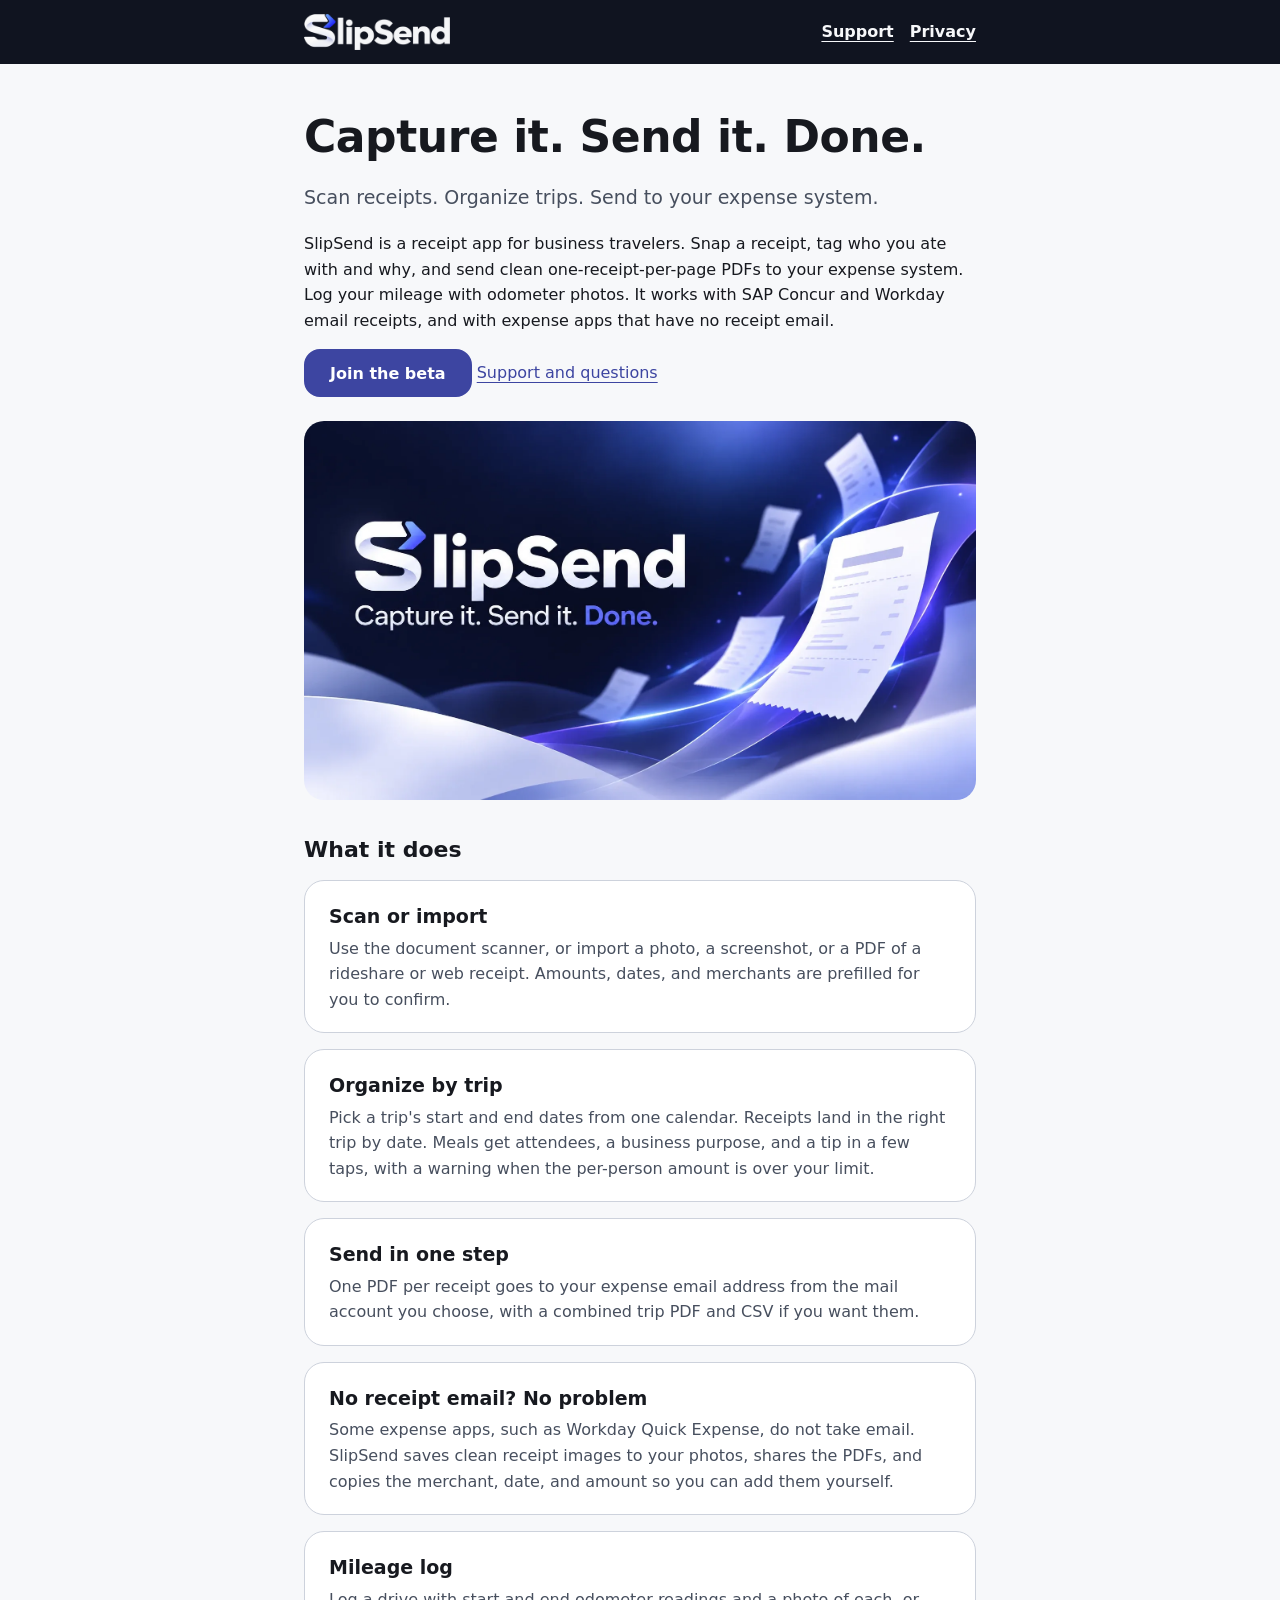
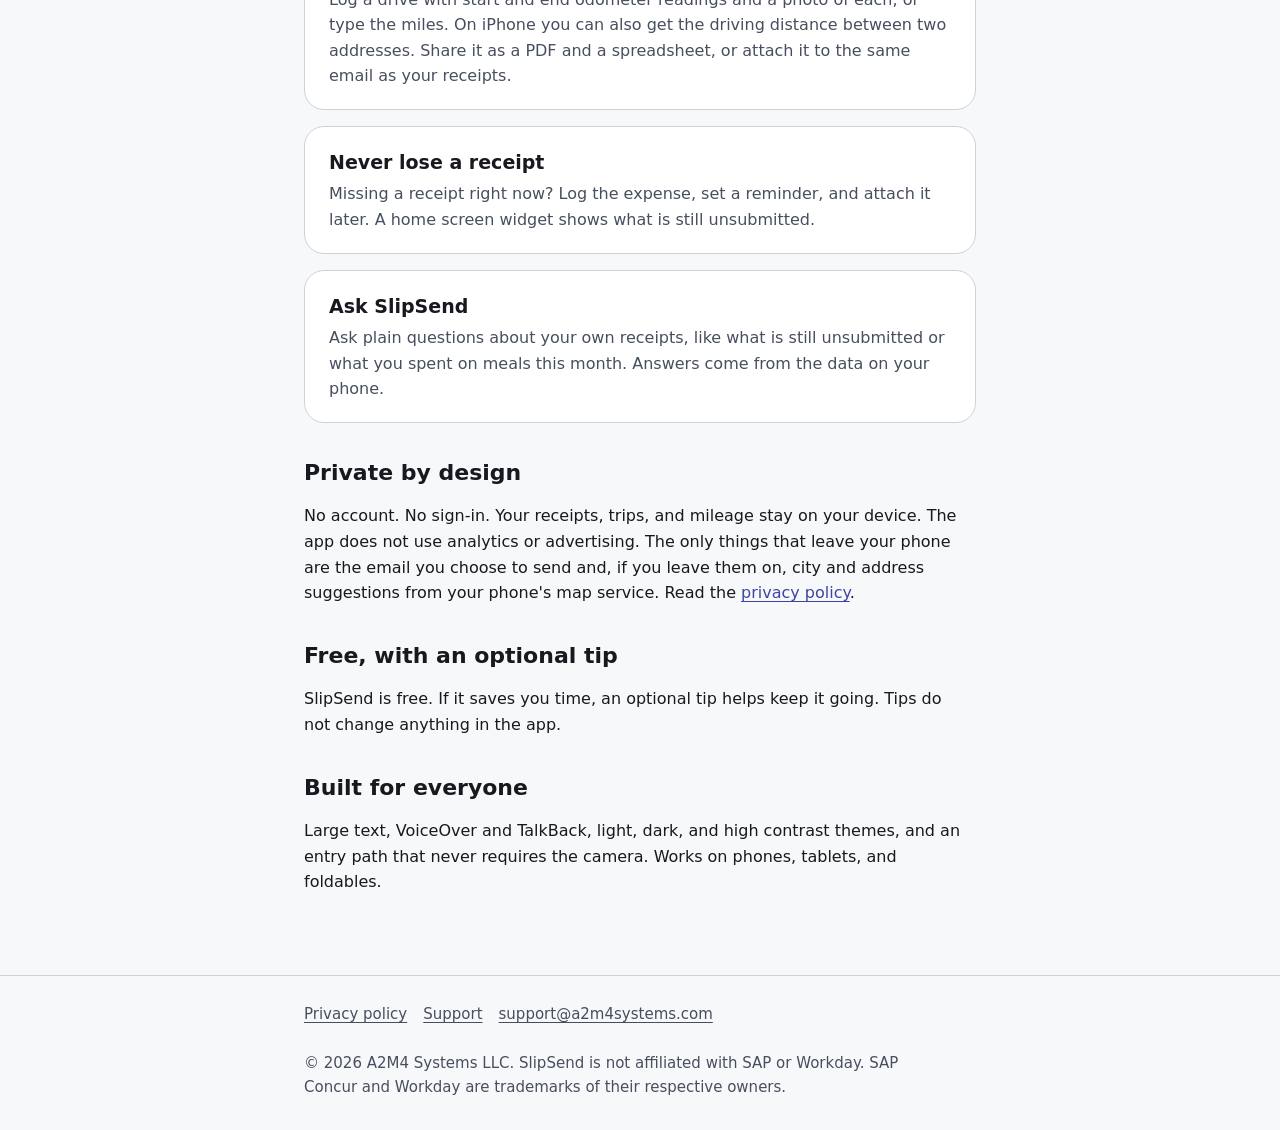
<file: index.html>
<!doctype html>
<html lang="en">
<head>
<meta charset="utf-8">
<meta name="viewport" content="width=device-width, initial-scale=1">
<title>SlipSend: Capture it. Send it. Done.</title>
<meta name="description" content="Scan receipts, organize trips, log mileage, and send clean PDFs to your expense system. Works with SAP Concur, Workday, and apps with no receipt email. Free and private.">
<meta name="color-scheme" content="light dark">
<meta name="theme-color" content="#101420">
<link rel="canonical" href="https://slipsend.app/">
<link rel="icon" href="/assets/favicon.ico" sizes="48x48">
<link rel="icon" href="/assets/icon-32.png" type="image/png" sizes="32x32">
<link rel="apple-touch-icon" href="/assets/icon-180.png">
<meta property="og:type" content="website">
<meta property="og:site_name" content="SlipSend">
<meta property="og:title" content="SlipSend: Capture it. Send it. Done.">
<meta property="og:description" content="Scan receipts, organize trips, log mileage, and send clean PDFs to your expense system. Works with SAP Concur, Workday, and apps with no receipt email. Free and private.">
<meta property="og:url" content="https://slipsend.app/">
<meta property="og:image" content="https://slipsend.app/assets/og-image.jpg">
<meta property="og:image:width" content="1200">
<meta property="og:image:height" content="630">
<meta property="og:image:alt" content="SlipSend: Capture it. Send it. Done.">
<meta name="twitter:card" content="summary_large_image">
<link rel="stylesheet" href="/styles.css">
</head>
<body>
<a class="skip" href="#main">Skip to content</a>
<header class="site"><div class="wrap">
<a class="brand" href="/" aria-label="SlipSend, home"><img src="/assets/wordmark-on-dark.png" width="356" height="88" alt="SlipSend"></a>
<nav aria-label="Main"><ul>
<li><a href="/support">Support</a></li>
<li><a href="/privacy">Privacy</a></li>
</ul></nav>
</div></header>
<main id="main" class="wrap">
<h1>Capture it. Send it. Done.</h1>
<p class="lede">Scan receipts. Organize trips. Send to your expense system.</p>
<p>SlipSend is a receipt app for business travelers. Snap a receipt, tag who you ate with and why, and send clean one-receipt-per-page PDFs to your expense system. Log your mileage with odometer photos. It works with SAP Concur and Workday email receipts, and with expense apps that have no receipt email.</p>
<p><a class="btn" href="/beta">Join the beta</a> <a href="/support">Support and questions</a></p>
<img class="hero" src="/assets/hero.webp" width="1672" height="941" alt="" decoding="async">
<h2>What it does</h2>
<div class="card"><h3>Scan or import</h3><p>Use the document scanner, or import a photo, a screenshot, or a PDF of a rideshare or web receipt. Amounts, dates, and merchants are prefilled for you to confirm.</p></div>
<div class="card"><h3>Organize by trip</h3><p>Pick a trip's start and end dates from one calendar. Receipts land in the right trip by date. Meals get attendees, a business purpose, and a tip in a few taps, with a warning when the per-person amount is over your limit.</p></div>
<div class="card"><h3>Send in one step</h3><p>One PDF per receipt goes to your expense email address from the mail account you choose, with a combined trip PDF and CSV if you want them.</p></div>
<div class="card"><h3>No receipt email? No problem</h3><p>Some expense apps, such as Workday Quick Expense, do not take email. SlipSend saves clean receipt images to your photos, shares the PDFs, and copies the merchant, date, and amount so you can add them yourself.</p></div>
<div class="card"><h3>Mileage log</h3><p>Log a drive with start and end odometer readings and a photo of each, or type the miles. On iPhone you can also get the driving distance between two addresses. Share it as a PDF and a spreadsheet, or attach it to the same email as your receipts.</p></div>
<div class="card"><h3>Never lose a receipt</h3><p>Missing a receipt right now? Log the expense, set a reminder, and attach it later. A home screen widget shows what is still unsubmitted.</p></div>
<div class="card"><h3>Ask SlipSend</h3><p>Ask plain questions about your own receipts, like what is still unsubmitted or what you spent on meals this month. Answers come from the data on your phone.</p></div>
<h2>Private by design</h2>
<p>No account. No sign-in. Your receipts, trips, and mileage stay on your device. The app does not use analytics or advertising. The only things that leave your phone are the email you choose to send and, if you leave them on, city and address suggestions from your phone's map service. Read the <a href="/privacy">privacy policy</a>.</p>
<h2>Free, with an optional tip</h2>
<p>SlipSend is free. If it saves you time, an optional tip helps keep it going. Tips do not change anything in the app.</p>
<h2>Built for everyone</h2>
<p>Large text, VoiceOver and TalkBack, light, dark, and high contrast themes, and an entry path that never requires the camera. Works on phones, tablets, and foldables.</p>
</main>
<footer><div class="wrap">
<ul><li><a href="/privacy">Privacy policy</a></li><li><a href="/support">Support</a></li><li><a href="mailto:support@a2m4systems.com">support@a2m4systems.com</a></li></ul>
<p>&copy; 2026 A2M4 Systems LLC. SlipSend is not affiliated with SAP or Workday. SAP Concur and Workday are trademarks of their respective owners.</p>
</div></footer>
</body>
</html>
</file>
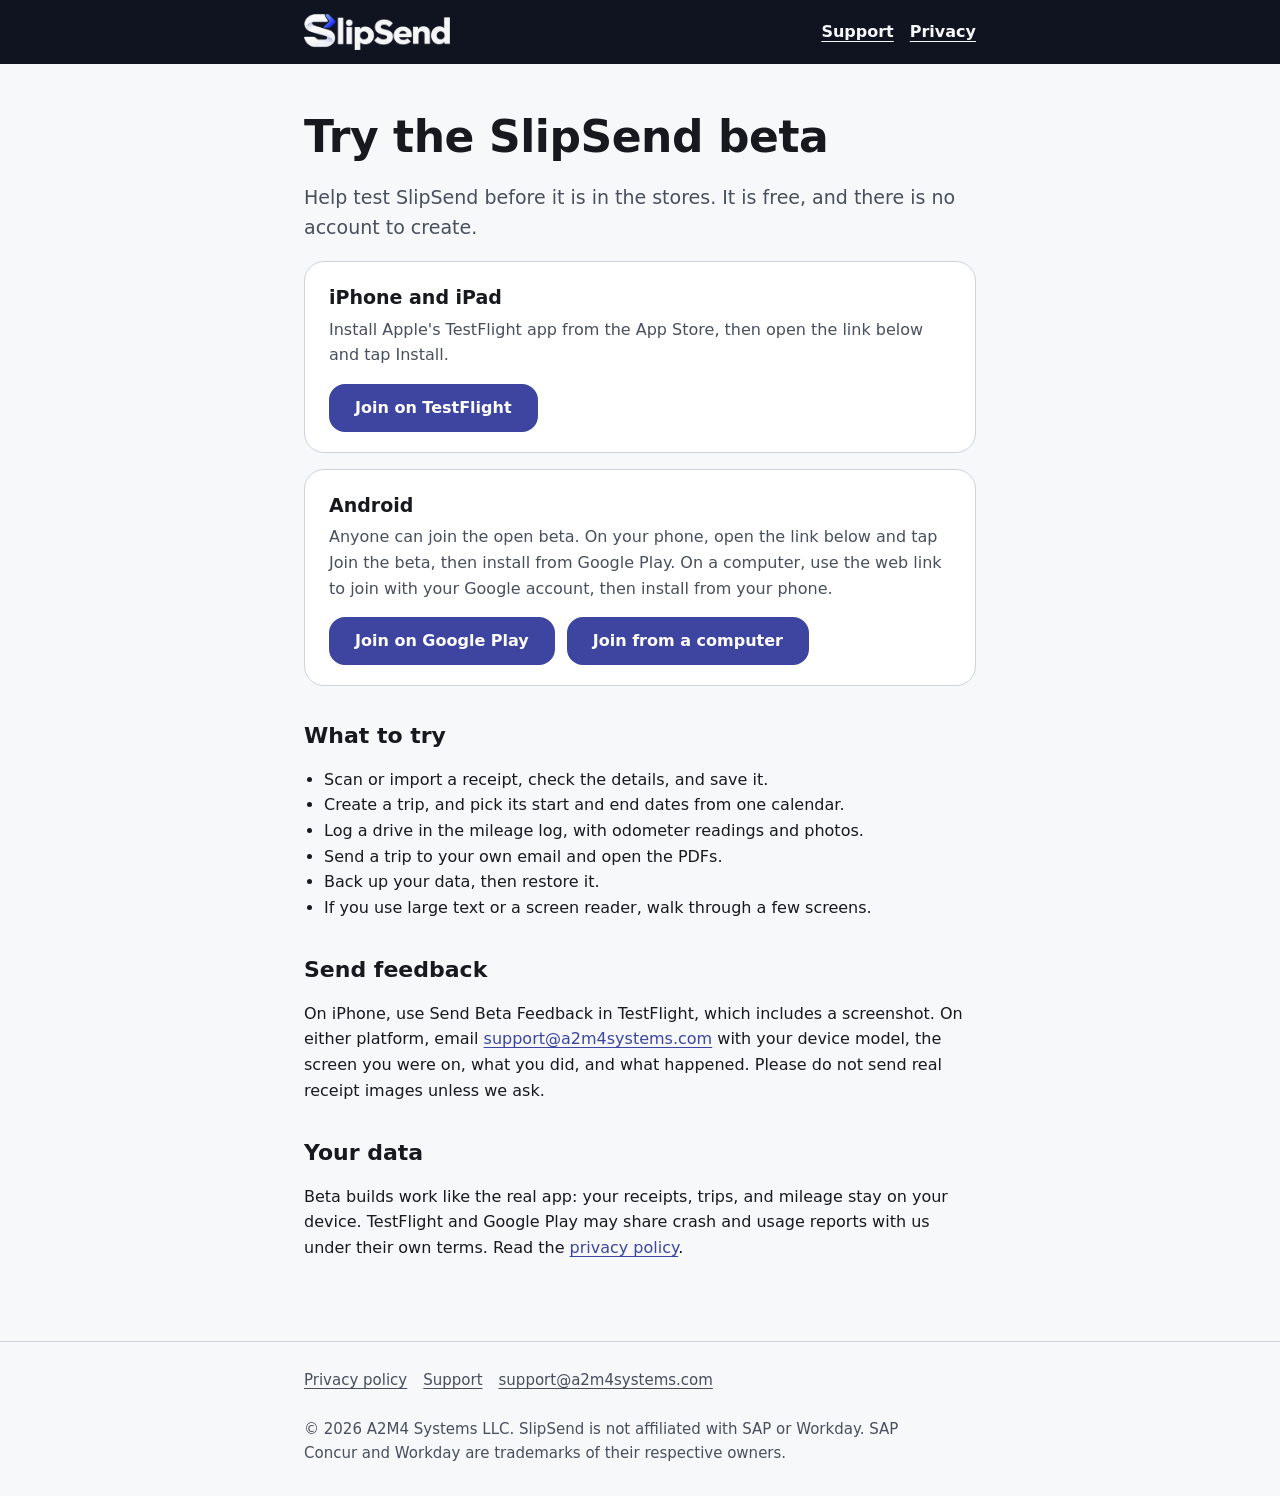
<file: beta/index.html>
<!doctype html>
<html lang="en">
<head>
<meta charset="utf-8">
<meta name="viewport" content="width=device-width, initial-scale=1">
<title>Try the SlipSend beta</title>
<meta name="description" content="Test SlipSend before it is public. Join the iPhone beta on TestFlight or the Android beta on Google Play.">
<meta name="robots" content="noindex">
<meta name="color-scheme" content="light dark">
<meta name="theme-color" content="#101420">
<link rel="canonical" href="https://slipsend.app/beta">
<link rel="icon" href="/assets/favicon.ico" sizes="48x48">
<link rel="icon" href="/assets/icon-32.png" type="image/png" sizes="32x32">
<link rel="apple-touch-icon" href="/assets/icon-180.png">
<meta property="og:type" content="website">
<meta property="og:site_name" content="SlipSend">
<meta property="og:title" content="Try the SlipSend beta">
<meta property="og:description" content="Test SlipSend before it is public. Join the iPhone beta on TestFlight or the Android beta on Google Play.">
<meta property="og:url" content="https://slipsend.app/beta">
<meta property="og:image" content="https://slipsend.app/assets/og-image.jpg">
<meta property="og:image:width" content="1200">
<meta property="og:image:height" content="630">
<meta property="og:image:alt" content="SlipSend: Capture it. Send it. Done.">
<meta name="twitter:card" content="summary_large_image">
<link rel="stylesheet" href="/styles.css">
</head>
<body>
<a class="skip" href="#main">Skip to content</a>
<header class="site"><div class="wrap">
<a class="brand" href="/" aria-label="SlipSend, home"><img src="/assets/wordmark-on-dark.png" width="356" height="88" alt="SlipSend"></a>
<nav aria-label="Main"><ul>
<li><a href="/support">Support</a></li>
<li><a href="/privacy">Privacy</a></li>
</ul></nav>
</div></header>
<main id="main" class="wrap">
<h1>Try the SlipSend beta</h1>
<p class="lede">Help test SlipSend before it is in the stores. It is free, and there is no account to create.</p>
<div class="card"><h3>iPhone and iPad</h3>
<p>Install Apple's TestFlight app from the App Store, then open the link below and tap Install.</p>
<p class="actions"><a class="btn" href="https://testflight.apple.com/join/5mpk875e">Join on TestFlight</a></p></div>
<div class="card"><h3>Android</h3>
<p>Anyone can join the open beta. On your phone, open the link below and tap Join the beta, then install from Google Play. On a computer, use the web link to join with your Google account, then install from your phone.</p>
<p class="actions"><a class="btn" href="https://play.google.com/store/apps/details?id=app.slipsend">Join on Google Play</a> <a class="btn" href="https://play.google.com/apps/testing/app.slipsend">Join from a computer</a></p></div>
<h2>What to try</h2>
<ul class="plain">
<li>Scan or import a receipt, check the details, and save it.</li>
<li>Create a trip, and pick its start and end dates from one calendar.</li>
<li>Log a drive in the mileage log, with odometer readings and photos.</li>
<li>Send a trip to your own email and open the PDFs.</li>
<li>Back up your data, then restore it.</li>
<li>If you use large text or a screen reader, walk through a few screens.</li>
</ul>
<h2>Send feedback</h2>
<p>On iPhone, use Send Beta Feedback in TestFlight, which includes a screenshot. On either platform, email <a href="mailto:support@a2m4systems.com">support@a2m4systems.com</a> with your device model, the screen you were on, what you did, and what happened. Please do not send real receipt images unless we ask.</p>
<h2>Your data</h2>
<p>Beta builds work like the real app: your receipts, trips, and mileage stay on your device. TestFlight and Google Play may share crash and usage reports with us under their own terms. Read the <a href="/privacy">privacy policy</a>.</p>
</main>
<footer><div class="wrap">
<ul><li><a href="/privacy">Privacy policy</a></li><li><a href="/support">Support</a></li><li><a href="mailto:support@a2m4systems.com">support@a2m4systems.com</a></li></ul>
<p>&copy; 2026 A2M4 Systems LLC. SlipSend is not affiliated with SAP or Workday. SAP Concur and Workday are trademarks of their respective owners.</p>
</div></footer>
</body>
</html>
</file>
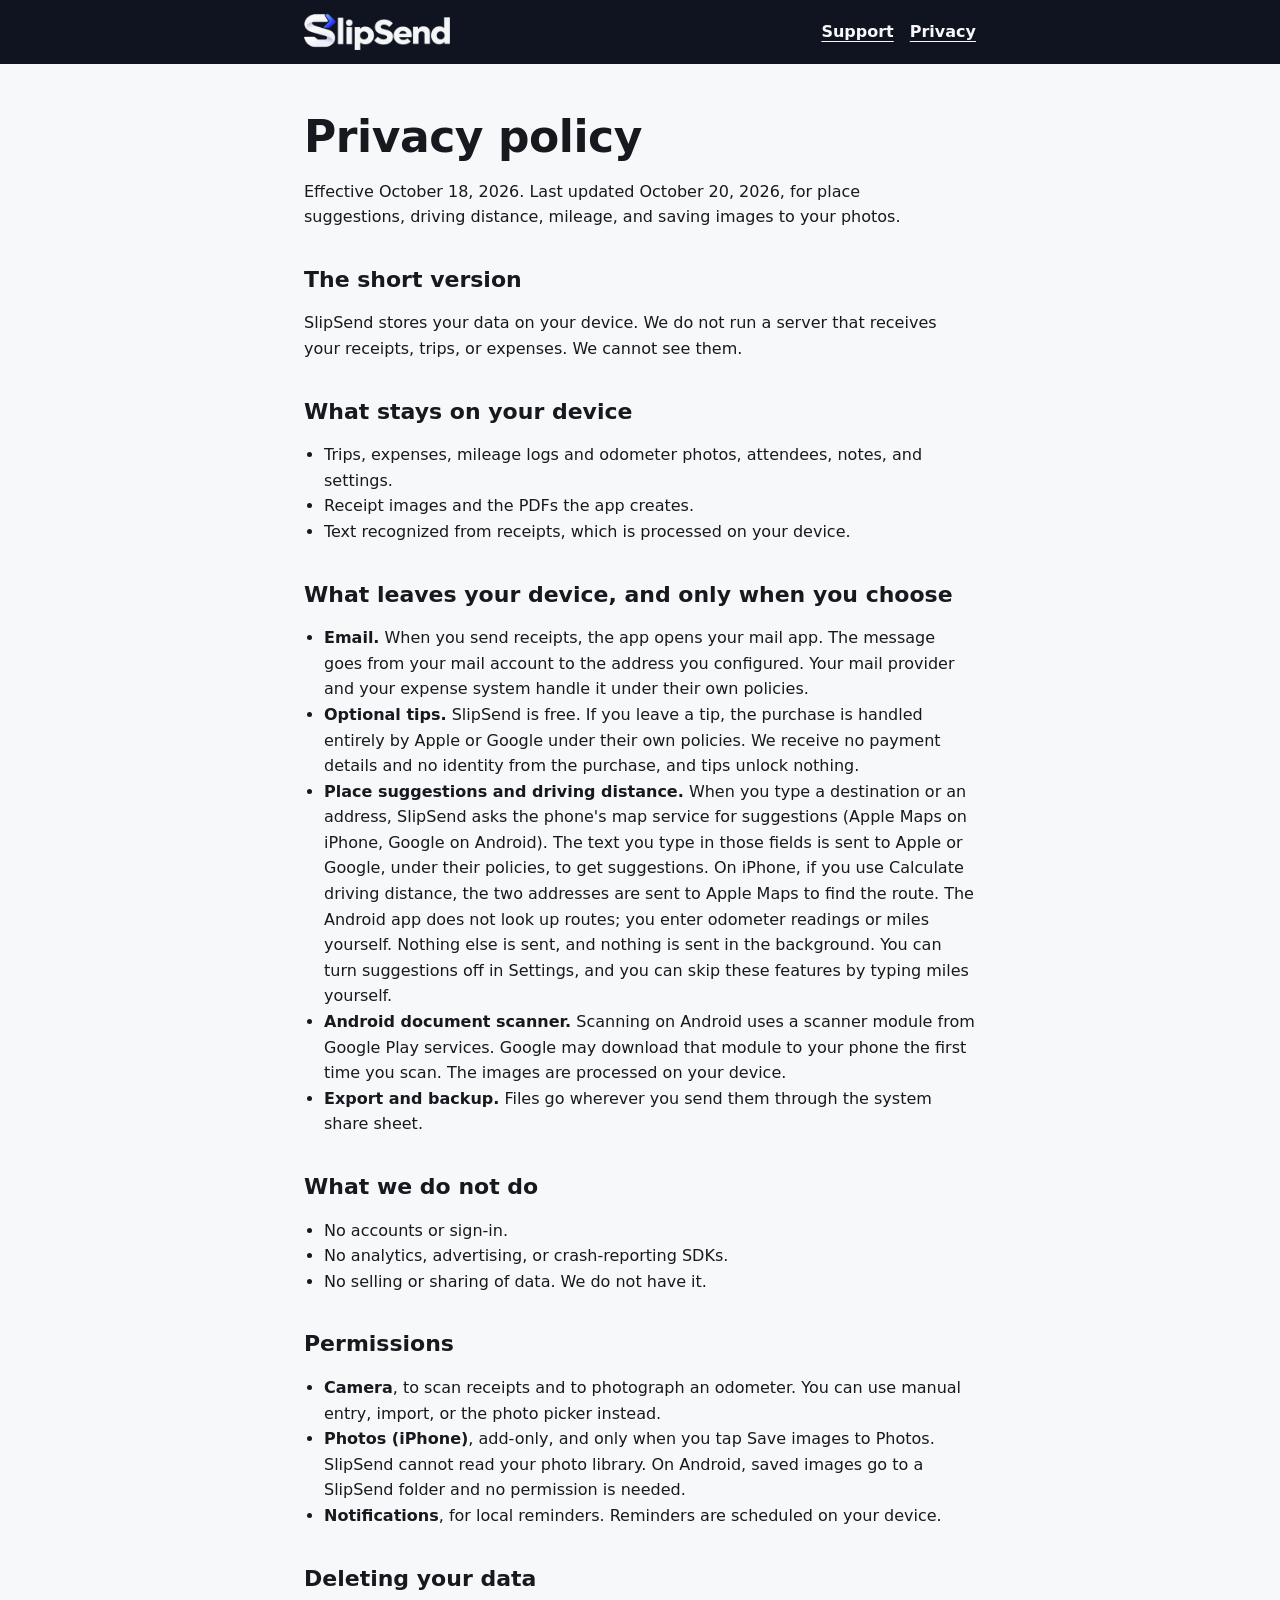
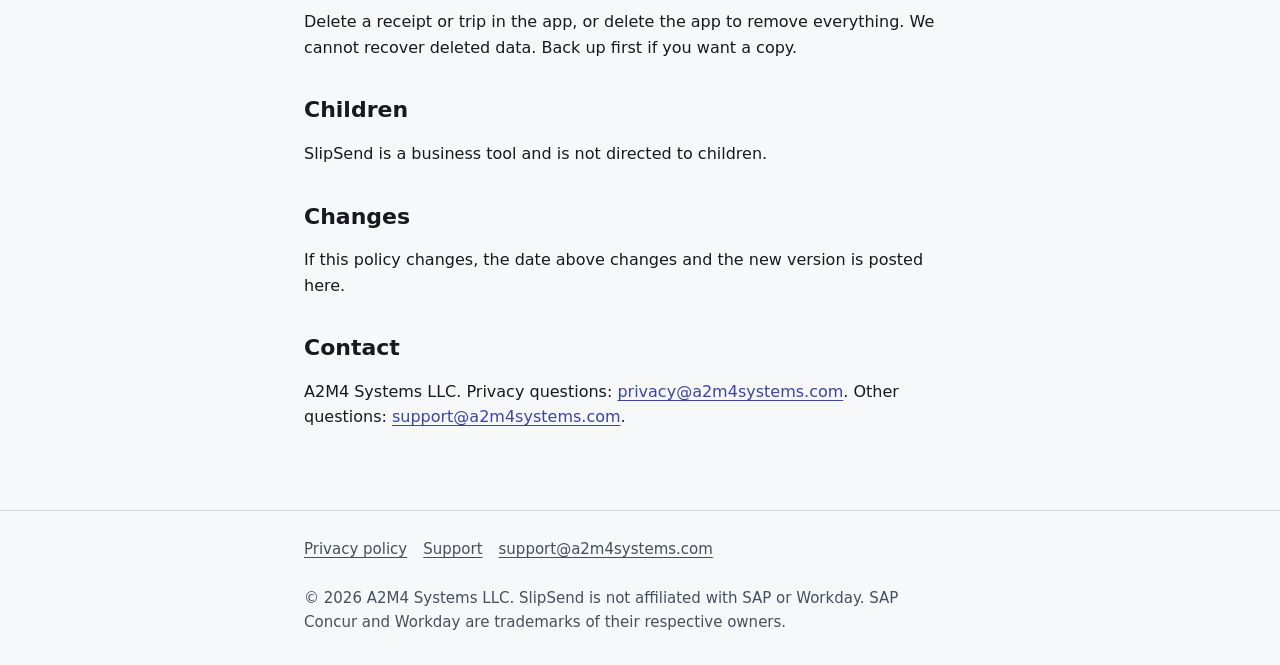
<file: privacy/index.html>
<!doctype html>
<html lang="en">
<head>
<meta charset="utf-8">
<meta name="viewport" content="width=device-width, initial-scale=1">
<title>SlipSend Privacy Policy</title>
<meta name="description" content="SlipSend keeps your receipts on your device. Read what the app does and does not collect.">
<meta name="color-scheme" content="light dark">
<meta name="theme-color" content="#101420">
<link rel="canonical" href="https://slipsend.app/privacy">
<link rel="icon" href="/assets/favicon.ico" sizes="48x48">
<link rel="icon" href="/assets/icon-32.png" type="image/png" sizes="32x32">
<link rel="apple-touch-icon" href="/assets/icon-180.png">
<meta property="og:type" content="website">
<meta property="og:site_name" content="SlipSend">
<meta property="og:title" content="SlipSend Privacy Policy">
<meta property="og:description" content="SlipSend keeps your receipts on your device. Read what the app does and does not collect.">
<meta property="og:url" content="https://slipsend.app/privacy">
<meta property="og:image" content="https://slipsend.app/assets/og-image.jpg">
<meta property="og:image:width" content="1200">
<meta property="og:image:height" content="630">
<meta property="og:image:alt" content="SlipSend: Capture it. Send it. Done.">
<meta name="twitter:card" content="summary_large_image">
<link rel="stylesheet" href="/styles.css">
</head>
<body>
<a class="skip" href="#main">Skip to content</a>
<header class="site"><div class="wrap">
<a class="brand" href="/" aria-label="SlipSend, home"><img src="/assets/wordmark-on-dark.png" width="356" height="88" alt="SlipSend"></a>
<nav aria-label="Main"><ul>
<li><a href="/support">Support</a></li>
<li><a href="/privacy">Privacy</a></li>
</ul></nav>
</div></header>
<main id="main" class="wrap">
<h1>Privacy policy</h1>
<p>Effective October 18, 2026. Last updated October 20, 2026, for place suggestions, driving distance, mileage, and saving images to your photos.</p>
<h2>The short version</h2>
<p>SlipSend stores your data on your device. We do not run a server that receives your receipts, trips, or expenses. We cannot see them.</p>
<h2>What stays on your device</h2>
<ul class="plain"><li>Trips, expenses, mileage logs and odometer photos, attendees, notes, and settings.</li><li>Receipt images and the PDFs the app creates.</li><li>Text recognized from receipts, which is processed on your device.</li></ul>
<h2>What leaves your device, and only when you choose</h2>
<ul class="plain"><li><strong>Email.</strong> When you send receipts, the app opens your mail app. The message goes from your mail account to the address you configured. Your mail provider and your expense system handle it under their own policies.</li><li><strong>Optional tips.</strong> SlipSend is free. If you leave a tip, the purchase is handled entirely by Apple or Google under their own policies. We receive no payment details and no identity from the purchase, and tips unlock nothing.</li><li><strong>Place suggestions and driving distance.</strong> When you type a destination or an address, SlipSend asks the phone's map service for suggestions (Apple Maps on iPhone, Google on Android). The text you type in those fields is sent to Apple or Google, under their policies, to get suggestions. On iPhone, if you use Calculate driving distance, the two addresses are sent to Apple Maps to find the route. The Android app does not look up routes; you enter odometer readings or miles yourself. Nothing else is sent, and nothing is sent in the background. You can turn suggestions off in Settings, and you can skip these features by typing miles yourself.</li><li><strong>Android document scanner.</strong> Scanning on Android uses a scanner module from Google Play services. Google may download that module to your phone the first time you scan. The images are processed on your device.</li><li><strong>Export and backup.</strong> Files go wherever you send them through the system share sheet.</li></ul>
<h2>What we do not do</h2>
<ul class="plain"><li>No accounts or sign-in.</li><li>No analytics, advertising, or crash-reporting SDKs.</li><li>No selling or sharing of data. We do not have it.</li></ul>
<h2>Permissions</h2>
<ul class="plain"><li><strong>Camera</strong>, to scan receipts and to photograph an odometer. You can use manual entry, import, or the photo picker instead.</li><li><strong>Photos (iPhone)</strong>, add-only, and only when you tap Save images to Photos. SlipSend cannot read your photo library. On Android, saved images go to a SlipSend folder and no permission is needed.</li><li><strong>Notifications</strong>, for local reminders. Reminders are scheduled on your device.</li></ul>
<h2>Deleting your data</h2>
<p>Delete a receipt or trip in the app, or delete the app to remove everything. We cannot recover deleted data. Back up first if you want a copy.</p>
<h2>Children</h2>
<p>SlipSend is a business tool and is not directed to children.</p>
<h2>Changes</h2>
<p>If this policy changes, the date above changes and the new version is posted here.</p>
<h2>Contact</h2>
<p>A2M4 Systems LLC. Privacy questions: <a href="mailto:privacy@a2m4systems.com">privacy@a2m4systems.com</a>. Other questions: <a href="mailto:support@a2m4systems.com">support@a2m4systems.com</a>.</p>
</main>
<footer><div class="wrap">
<ul><li><a href="/privacy">Privacy policy</a></li><li><a href="/support">Support</a></li><li><a href="mailto:support@a2m4systems.com">support@a2m4systems.com</a></li></ul>
<p>&copy; 2026 A2M4 Systems LLC. SlipSend is not affiliated with SAP or Workday. SAP Concur and Workday are trademarks of their respective owners.</p>
</div></footer>
</body>
</html>
</file>
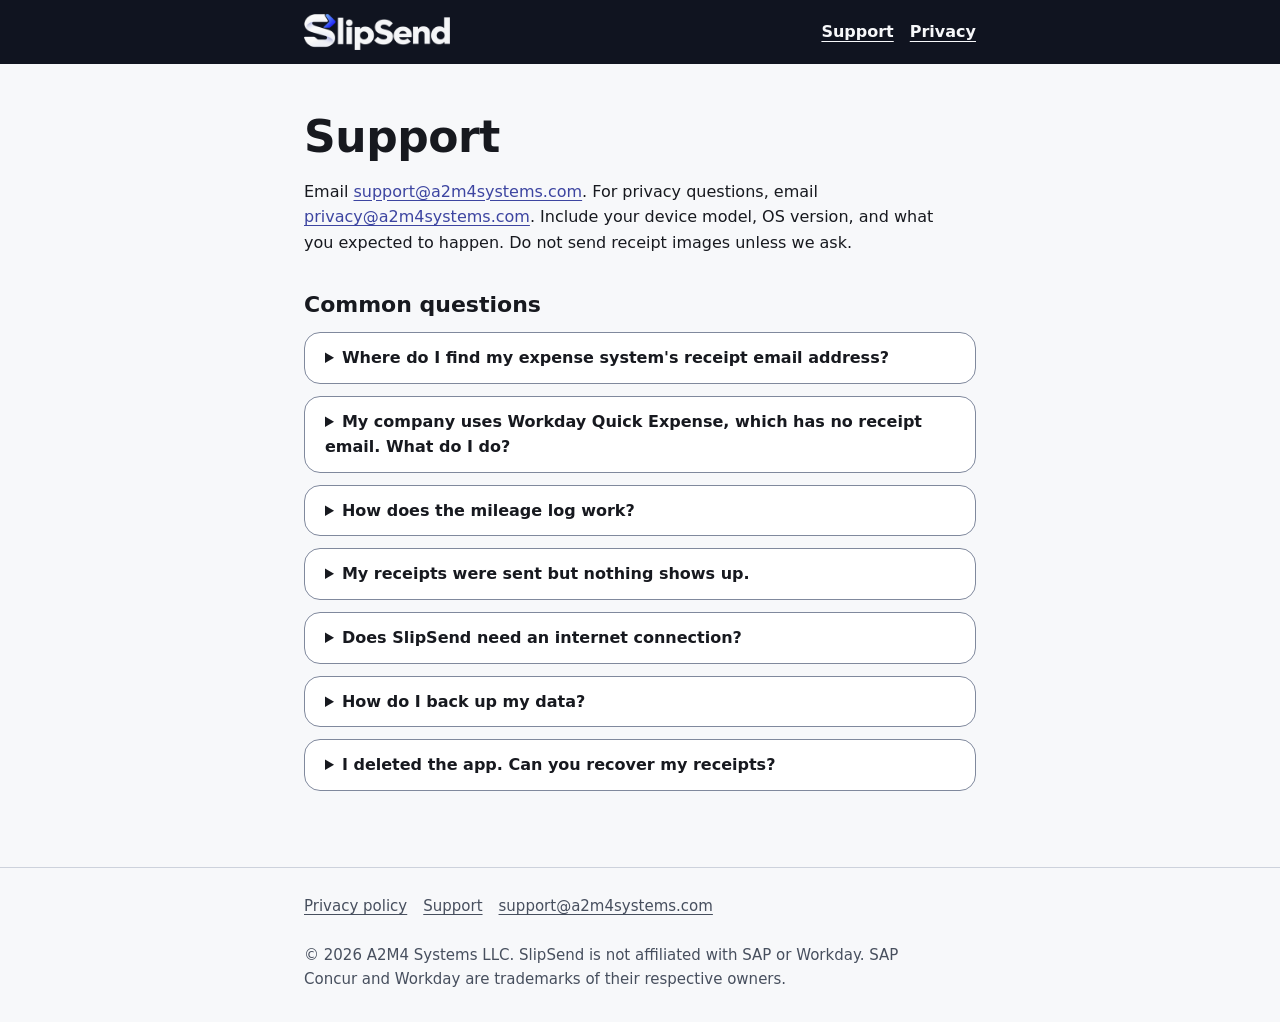
<file: support/index.html>
<!doctype html>
<html lang="en">
<head>
<meta charset="utf-8">
<meta name="viewport" content="width=device-width, initial-scale=1">
<title>SlipSend Support</title>
<meta name="description" content="Get help with SlipSend. Contact support, and read answers about sending receipts, Workday Quick Expense, mileage, and backups.">
<meta name="color-scheme" content="light dark">
<meta name="theme-color" content="#101420">
<link rel="canonical" href="https://slipsend.app/support">
<link rel="icon" href="/assets/favicon.ico" sizes="48x48">
<link rel="icon" href="/assets/icon-32.png" type="image/png" sizes="32x32">
<link rel="apple-touch-icon" href="/assets/icon-180.png">
<meta property="og:type" content="website">
<meta property="og:site_name" content="SlipSend">
<meta property="og:title" content="SlipSend Support">
<meta property="og:description" content="Get help with SlipSend. Contact support, and read answers to common questions.">
<meta property="og:url" content="https://slipsend.app/support">
<meta property="og:image" content="https://slipsend.app/assets/og-image.jpg">
<meta property="og:image:width" content="1200">
<meta property="og:image:height" content="630">
<meta property="og:image:alt" content="SlipSend: Capture it. Send it. Done.">
<meta name="twitter:card" content="summary_large_image">
<link rel="stylesheet" href="/styles.css">
</head>
<body>
<a class="skip" href="#main">Skip to content</a>
<header class="site"><div class="wrap">
<a class="brand" href="/" aria-label="SlipSend, home"><img src="/assets/wordmark-on-dark.png" width="356" height="88" alt="SlipSend"></a>
<nav aria-label="Main"><ul>
<li><a href="/support">Support</a></li>
<li><a href="/privacy">Privacy</a></li>
</ul></nav>
</div></header>
<main id="main" class="wrap">
<h1>Support</h1>
<p>Email <a href="mailto:support@a2m4systems.com">support@a2m4systems.com</a>. For privacy questions, email <a href="mailto:privacy@a2m4systems.com">privacy@a2m4systems.com</a>. Include your device model, OS version, and what you expected to happen. Do not send receipt images unless we ask.</p>
<h2>Common questions</h2>
<details><summary>Where do I find my expense system's receipt email address?</summary>
<p>SAP Concur uses <strong>receipts@concur.com</strong> for Available Receipts. Some companies also have ExpenseIt at <strong>receipts@expenseit.com</strong>. Regional addresses exist. Workday addresses are specific to your company, so ask your expense administrator or check Workday help. If your company has not enabled email receipts, or your expense app has no receipt email, choose "Workday app, Expensify, or similar (no email)" in SlipSend.</p></details>
<details><summary>My company uses Workday Quick Expense, which has no receipt email. What do I do?</summary>
<p>Choose the no-email option when you set up sending. Open a trip and tap Send. Save the receipt images to your photos (or share the PDFs), tap Copy details on each receipt to paste the merchant, date, and amount, then attach the images in the Workday app. When you are done, tap "I've added these" so SlipSend marks them as handled.</p></details>
<details><summary>How does the mileage log work?</summary>
<p>Open Mileage under Capture, Tools, or from a trip. Add a drive with start and end odometer readings (and an optional photo of each), or type the miles. On iPhone you can also calculate the driving distance between two addresses. Share the log as a PDF and a spreadsheet, or switch on "Attach the mileage log" when you send a trip.</p></details>
<details><summary>My receipts were sent but nothing shows up.</summary>
<p>Your expense system only accepts mail from addresses it knows. In SAP Concur, verify the email you send from under Profile, Email Addresses. In Workday, make sure it is listed in your Contact Information. Then send again from that account.</p></details>
<details><summary>Does SlipSend need an internet connection?</summary>
<p>Only to send email, and for the optional city and address suggestions (and, on iPhone, driving distance). Scanning, text recognition, trips, mileage by odometer, reminders, and exports all work in airplane mode. You can turn suggestions off in Settings.</p></details>
<details><summary>How do I back up my data?</summary>
<p>In Settings, choose Back up data. SlipSend creates one file, with your receipts, trips, and mileage, that you save wherever you choose. To restore, choose Restore from backup on the new device.</p></details>
<details><summary>I deleted the app. Can you recover my receipts?</summary>
<p>No. We never have your data. Back up before deleting the app.</p></details>
</main>
<footer><div class="wrap">
<ul><li><a href="/privacy">Privacy policy</a></li><li><a href="/support">Support</a></li><li><a href="mailto:support@a2m4systems.com">support@a2m4systems.com</a></li></ul>
<p>&copy; 2026 A2M4 Systems LLC. SlipSend is not affiliated with SAP or Workday. SAP Concur and Workday are trademarks of their respective owners.</p>
</div></footer>
</body>
</html>
</file>
<file: styles.css>
:root {
  --bg: #f7f8fa;
  --surface: #ffffff;
  --surface-2: #eff1f5;
  --text: #17191f;
  --text-secondary: #474f5e;
  --accent: #3d45a1;
  --accent-bg: #ecefff;
  --on-accent: #ffffff;
  --border: #cdd2dc;
  --control-border: #80899d;
  --focus: #3d45a1;
  --band: #101420;
  --band-text: #f7f8fa;
}
@media (prefers-color-scheme: dark) {
  :root {
    --bg: #101217;
    --surface: #1b1e25;
    --surface-2: #252933;
    --text: #f7f8fa;
    --text-secondary: #b6becc;
    --accent: #b1b9ff;
    --accent-bg: #292e47;
    --on-accent: #101217;
    --border: #454b59;
    --control-border: #6f778a;
    --focus: #b1b9ff;
  }
}
@media (prefers-contrast: more) {
  :root { --text-secondary: var(--text); --border: var(--text); --control-border: var(--text); --surface: var(--bg); --surface-2: var(--bg); }
}
* { box-sizing: border-box; }
html { font-size: 100%; -webkit-text-size-adjust: 100%; }
body {
  margin: 0;
  background: var(--bg);
  color: var(--text);
  font: 1rem/1.6 system-ui, -apple-system, "Segoe UI", Roboto, sans-serif;
}
.wrap { max-width: 44rem; margin: 0 auto; padding: 1rem; }
header.site { background: var(--band); }
header.site .wrap { display: flex; flex-wrap: wrap; align-items: center; justify-content: space-between; gap: .25rem 1.5rem; padding-top: .5rem; padding-bottom: .5rem; }
.brand { display: inline-flex; align-items: center; min-height: 3rem; }
.brand img { height: 2.25rem; width: auto; display: block; }
nav ul { list-style: none; display: flex; gap: .25rem 1rem; margin: 0; padding: 0; flex-wrap: wrap; }
nav a { display: inline-flex; align-items: center; min-height: 3rem; color: var(--band-text); text-underline-offset: .25em; font-weight: 600; }
a { color: var(--accent); text-underline-offset: .2em; }
a:focus-visible, .btn:focus-visible, summary:focus-visible { outline: 3px solid var(--focus); outline-offset: 3px; }
header.site a:focus-visible { outline-color: #b1b9ff; }
h1 { font-size: clamp(1.9rem, 5.5vw, 2.75rem); line-height: 1.15; margin: 2rem 0 1rem; letter-spacing: -0.01em; }
h2 { font-size: 1.375rem; line-height: 1.3; margin: 2.25rem 0 .5rem; }
p, li { max-width: 65ch; }
.lede { font-size: 1.1875rem; color: var(--text-secondary); }
.hero { display: block; width: 100%; height: auto; border-radius: 20px; margin: 1.5rem 0 0; }
.btn {
  display: inline-flex; align-items: center; justify-content: center; gap: .5rem;
  min-height: 3rem; padding: .5rem 1.5rem; border-radius: 16px; font-weight: 600; text-decoration: none;
  background: var(--accent); color: var(--on-accent); border: 2px solid var(--accent);
}
.btn:hover { filter: brightness(1.06); }
.card { background: var(--surface); border: 1px solid var(--border); border-radius: 20px; padding: 1.25rem 1.5rem; margin: 1rem 0; }
.card h3 { margin: 0 0 .25rem; font-size: 1.1875rem; }
.card p { margin: 0; color: var(--text-secondary); }
.card .actions { display: flex; flex-wrap: wrap; gap: .75rem; margin-top: 1rem; }
ul.plain { padding-left: 1.25rem; }
footer { border-top: 1px solid var(--border); margin-top: 3rem; color: var(--text-secondary); font-size: .9375rem; }
footer ul { list-style: none; display: flex; flex-wrap: wrap; gap: .25rem 1rem; padding: 0; margin: 0 0 .5rem; }
footer a { color: var(--text-secondary); display: inline-flex; align-items: center; min-height: 2.75rem; }
details { background: var(--surface); border: 1px solid var(--control-border); border-radius: 16px; padding: 0 1.25rem; margin: .75rem 0; }
summary { cursor: pointer; font-weight: 600; padding: .75rem 0; min-height: 3rem; }
.skip { position: absolute; left: -999px; top: 0; background: var(--accent); color: var(--on-accent); padding: .75rem 1rem; z-index: 10; }
.skip:focus { left: 0; }
@media (prefers-reduced-motion: no-preference) { html { scroll-behavior: smooth; } }
</file>
